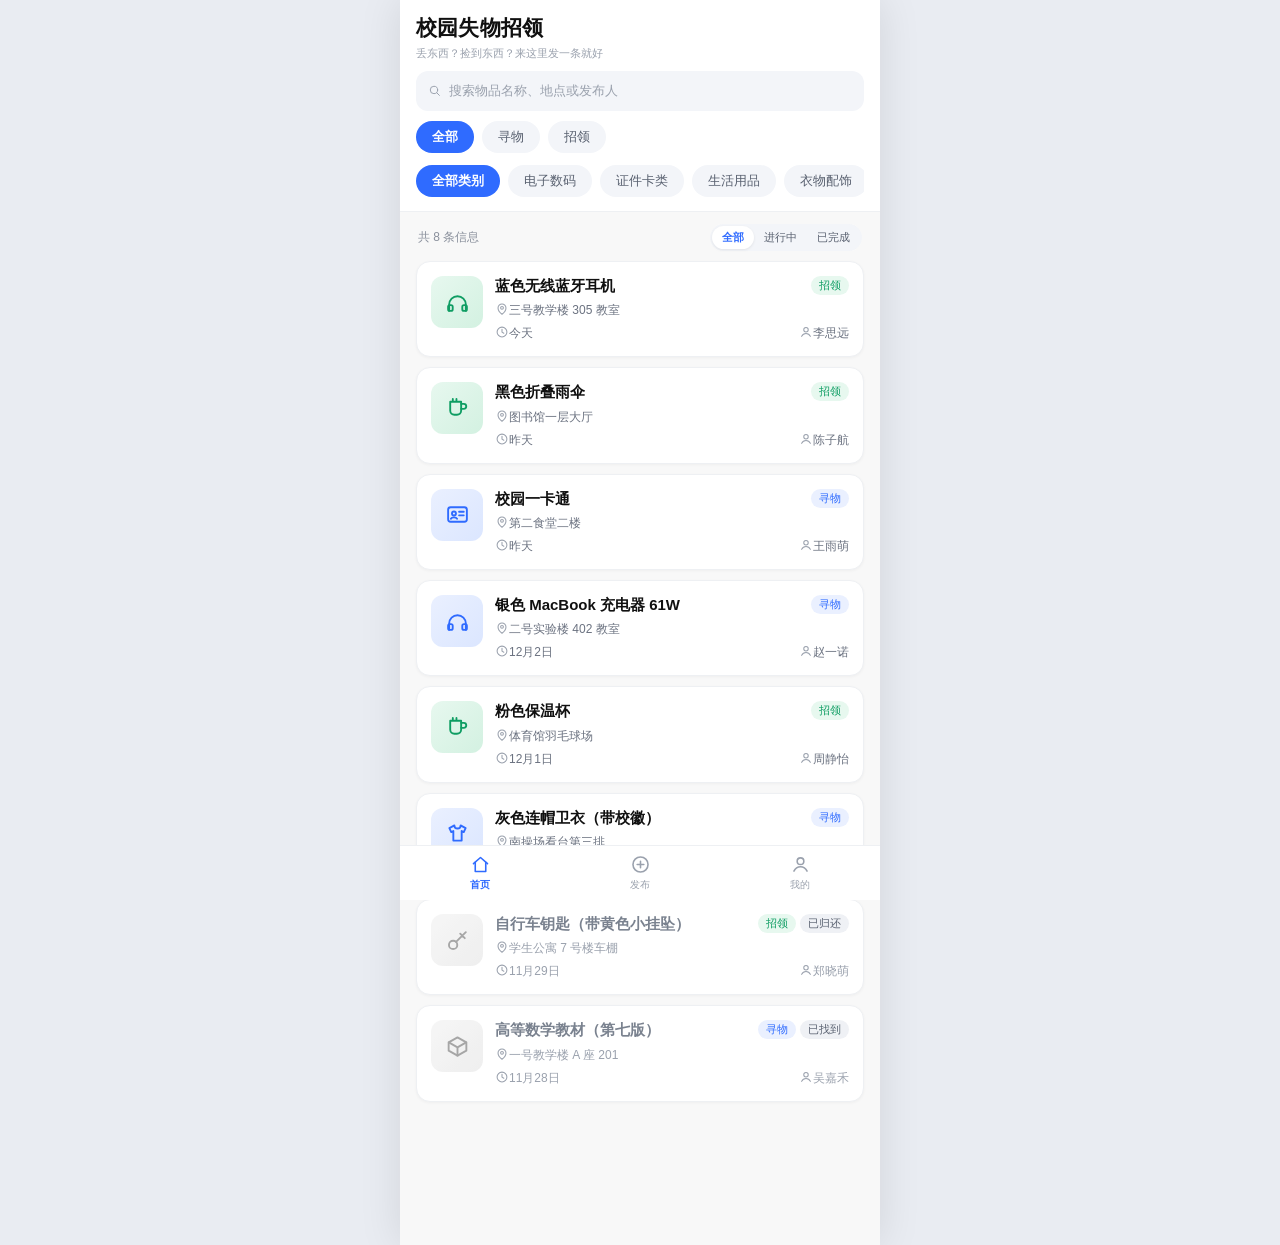
<file: index.html>
<!DOCTYPE html>
<html lang="zh-CN">
<head>
  <meta charset="utf-8">
  <meta name="viewport" content="width=device-width, initial-scale=1.0">
  <title>校园失物招领 · 首页</title>
  <link rel="stylesheet" href="css/style.css">
</head>
<body data-page="home">
  <div class="app">

    <header class="header">
      <div class="header-row">
        <div>
          <h1>校园失物招领</h1>
          <p class="slogan">丢东西？捡到东西？来这里发一条就好</p>
        </div>
      </div>
      <a class="searchbar" href="search.html">
        <span data-icon="search"></span>
        <span>搜索物品名称、地点或发布人</span>
      </a>
      <div class="chip-row" id="typeBar">
        <button class="chip is-active" data-type="all" type="button">全部</button>
        <button class="chip" data-type="lost" type="button">寻物</button>
        <button class="chip" data-type="found" type="button">招领</button>
      </div>
      <div class="chip-row" id="catBar"></div>
    </header>

    <main class="list-area">
      <div class="list-head">
        <span class="count" id="count">共 0 条信息</span>
        <div class="seg" id="statusSeg">
          <button type="button" data-status="all" class="is-active">全部</button>
          <button type="button" data-status="open">进行中</button>
          <button type="button" data-status="resolved">已完成</button>
        </div>
      </div>
      <div class="card-list" id="list"></div>
      <p class="foot-note" id="storageNote" style="display:none">
        当前浏览器限制了本地存储，数据仅本次会话有效；建议直接双击打开本页或参见 README。
      </p>
    </main>

    <nav class="bottomnav">
      <a href="index.html" data-nav="home">
        <span data-icon="home"></span><span>首页</span>
      </a>
      <a href="publish.html" data-nav="publish">
        <span data-icon="plus"></span><span>发布</span>
      </a>
      <a href="my-posts.html" data-nav="mine">
        <span data-icon="user"></span><span>我的</span>
      </a>
    </nav>
  </div>

  <script src="js/core.js"></script>
  <script src="js/seed.js"></script>
  <script src="js/search.js"></script>
  <script src="js/util.js"></script>
  <script src="js/ui.js"></script>
  <script src="js/page-index.js"></script>
</body>
</html>
</file>
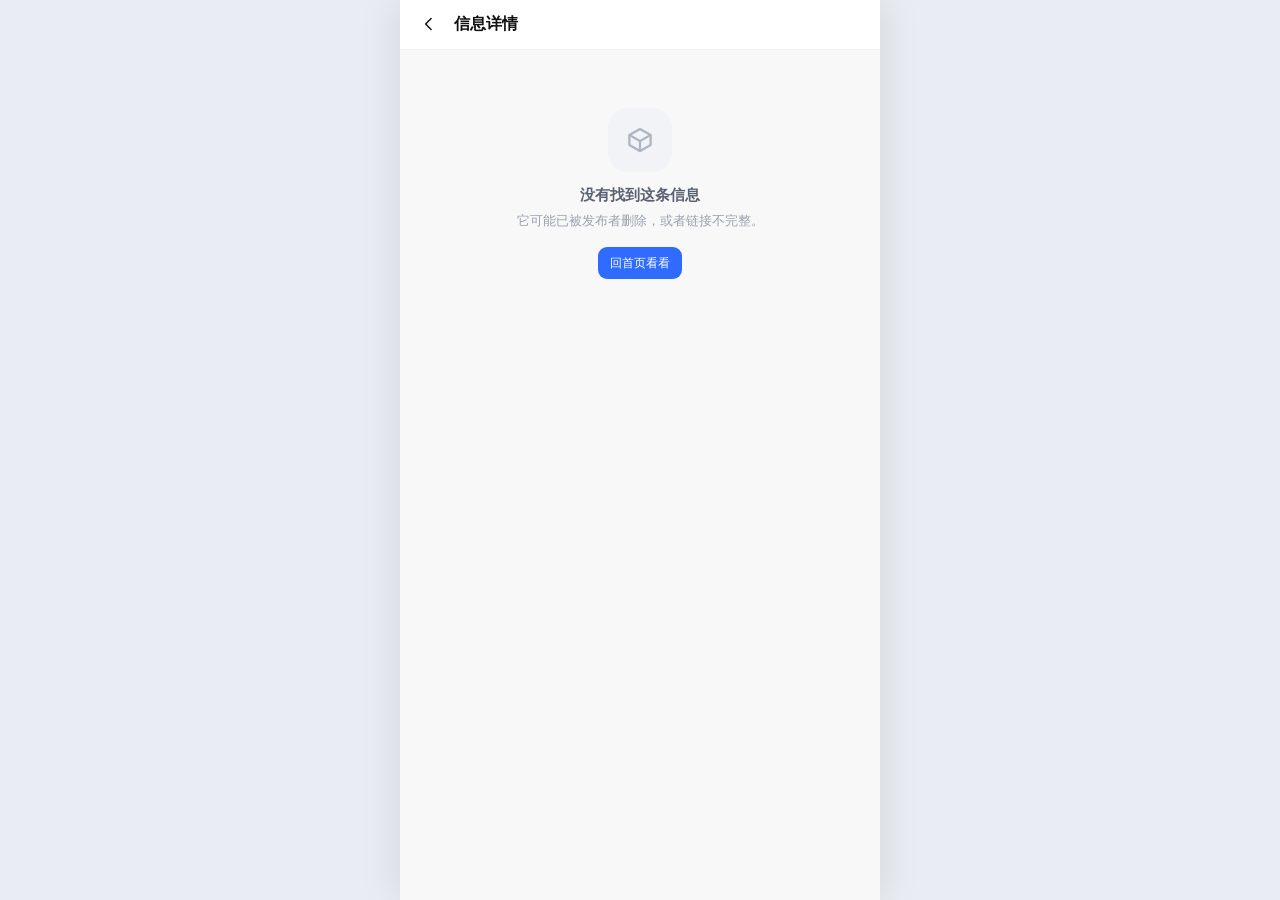
<file: detail.html>
<!DOCTYPE html>
<html lang="zh-CN">
<head>
  <meta charset="utf-8">
  <meta name="viewport" content="width=device-width, initial-scale=1.0">
  <title>校园失物招领 · 信息详情</title>
  <link rel="stylesheet" href="css/style.css">
</head>
<body data-page="detail">
  <div class="app">

    <div class="topbar">
      <a class="back" href="index.html" aria-label="返回"><span data-icon="back"></span></a>
      <span class="title">信息详情</span>
    </div>

    <main class="detail-wrap" id="detailWrap"></main>

  </div>

  <script src="js/core.js"></script>
  <script src="js/seed.js"></script>
  <script src="js/util.js"></script>
  <script src="js/ui.js"></script>
  <script src="js/page-detail.js"></script>
</body>
</html>
</file>
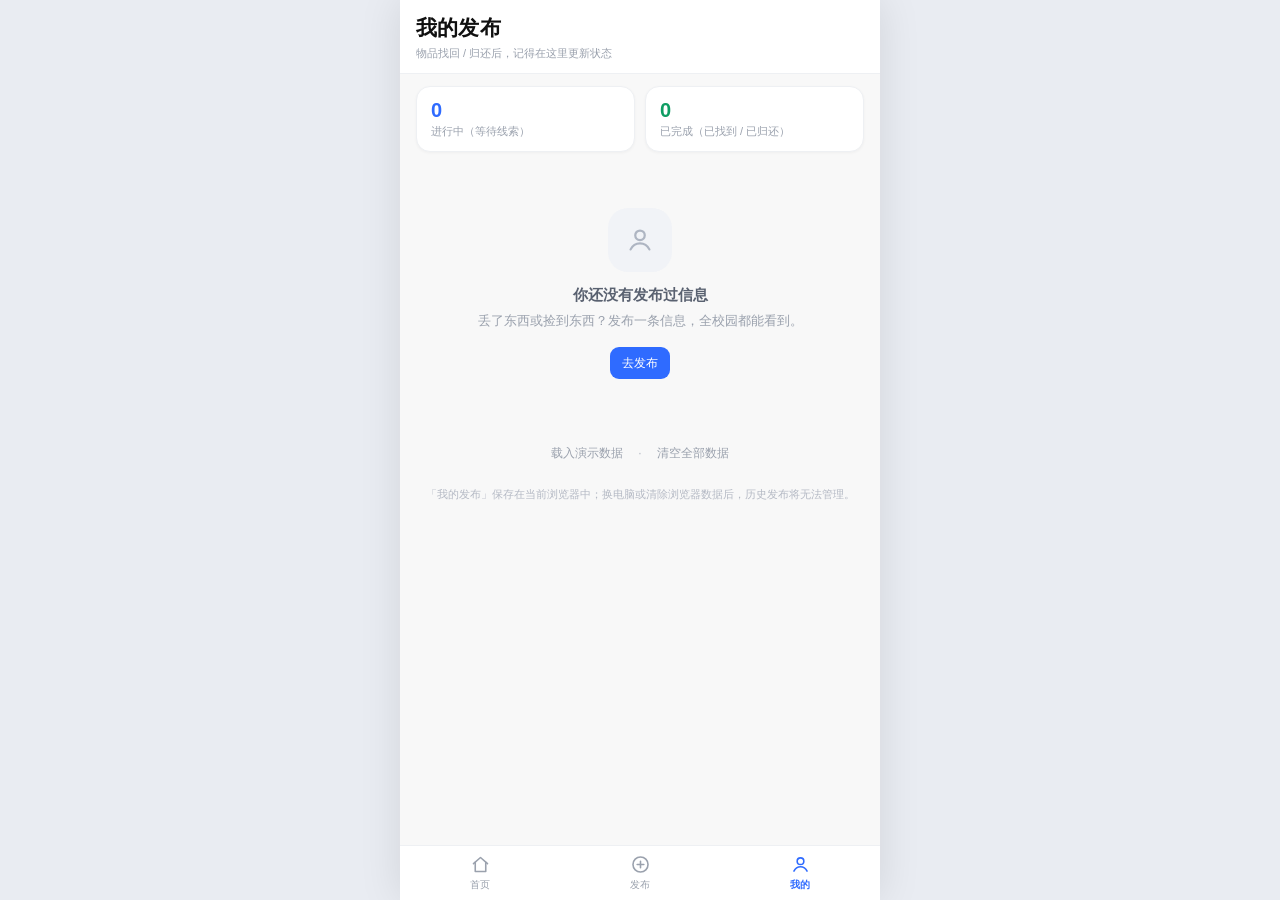
<file: my-posts.html>
<!DOCTYPE html>
<html lang="zh-CN">
<head>
  <meta charset="utf-8">
  <meta name="viewport" content="width=device-width, initial-scale=1.0">
  <title>校园失物招领 · 我的发布</title>
  <link rel="stylesheet" href="css/style.css">
</head>
<body data-page="mine">
  <div class="app">

    <header class="header">
      <div class="header-row">
        <div>
          <h1>我的发布</h1>
          <p class="slogan">物品找回 / 归还后，记得在这里更新状态</p>
        </div>
      </div>
    </header>

    <main class="list-area">
      <div class="stat-row" id="statRow"></div>
      <div class="card-list" id="myList"></div>

      <div class="tool-row" id="toolRow">
        <button type="button" id="reseedBtn">载入演示数据</button>
        <span class="sep">·</span>
        <button type="button" id="clearBtn">清空全部数据</button>
      </div>
      <p class="foot-note">「我的发布」保存在当前浏览器中；换电脑或清除浏览器数据后，历史发布将无法管理。</p>
    </main>

    <nav class="bottomnav">
      <a href="index.html" data-nav="home">
        <span data-icon="home"></span><span>首页</span>
      </a>
      <a href="publish.html" data-nav="publish">
        <span data-icon="plus"></span><span>发布</span>
      </a>
      <a href="my-posts.html" data-nav="mine">
        <span data-icon="user"></span><span>我的</span>
      </a>
    </nav>
  </div>

  <script src="js/core.js"></script>
  <script src="js/seed.js"></script>
  <script src="js/util.js"></script>
  <script src="js/ui.js"></script>
  <script src="js/page-mine.js"></script>
</body>
</html>
</file>
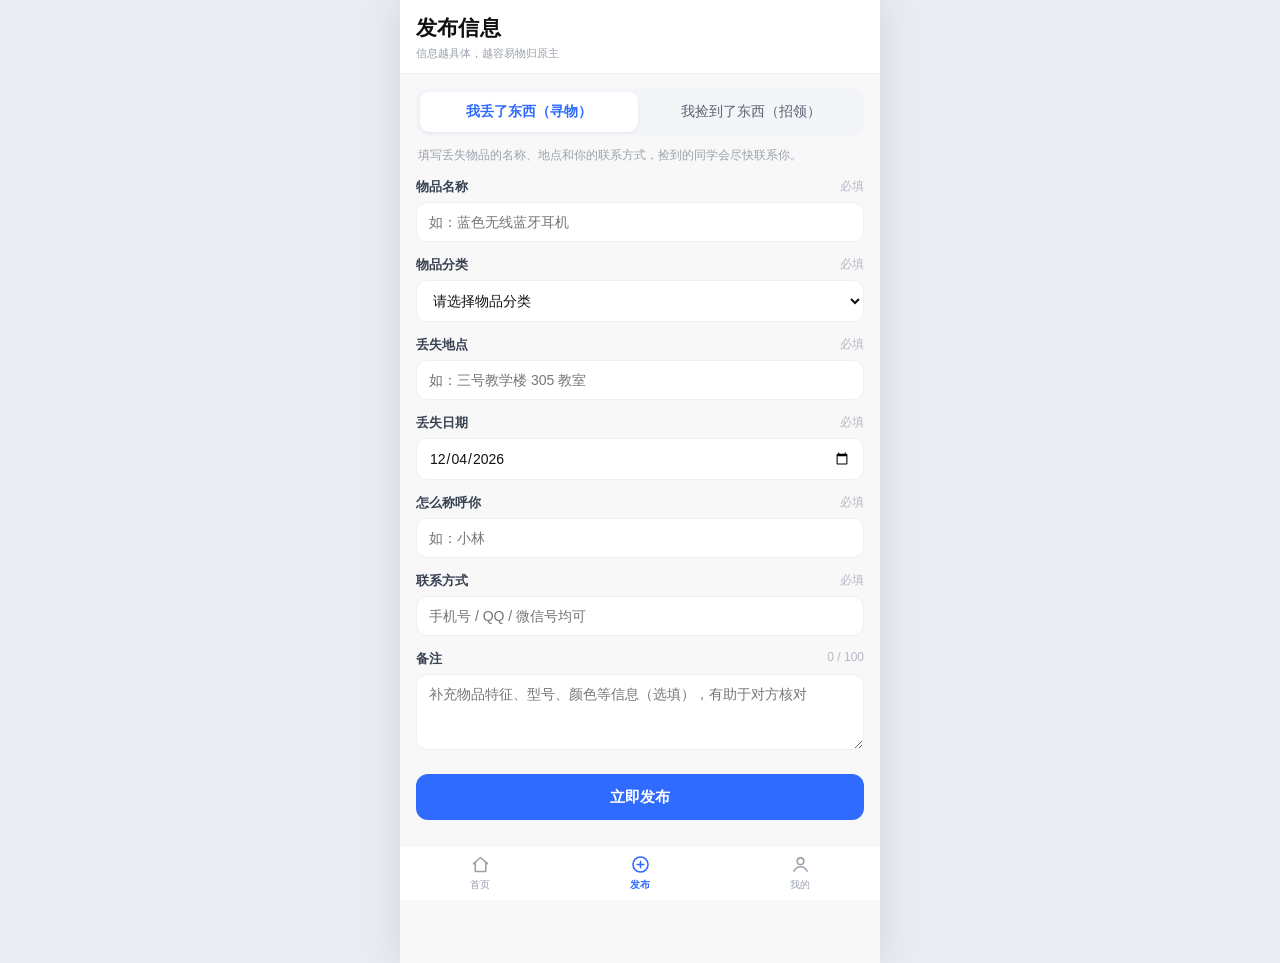
<file: publish.html>
<!DOCTYPE html>
<html lang="zh-CN">
<head>
  <meta charset="utf-8">
  <meta name="viewport" content="width=device-width, initial-scale=1.0">
  <title>校园失物招领 · 发布信息</title>
  <link rel="stylesheet" href="css/style.css">
</head>
<body data-page="publish">
  <div class="app">

    <header class="header">
      <div class="header-row">
        <div>
          <h1>发布信息</h1>
          <p class="slogan">信息越具体，越容易物归原主</p>
        </div>
      </div>
    </header>

    <main class="form-wrap">
      <div class="type-switch" id="typeSwitch">
        <button type="button" data-type="lost" class="is-active t-lost">我丢了东西（寻物）</button>
        <button type="button" data-type="found" class="t-found">我捡到了东西（招领）</button>
      </div>
      <p class="form-hint" id="typeHint">填写丢失物品的名称、地点和你的联系方式，捡到的同学会尽快联系你。</p>

      <form id="postForm" novalidate>
        <div class="field" data-field="name">
          <label>物品名称 <span class="opt">必填</span></label>
          <input type="text" id="name" maxlength="30" placeholder="如：蓝色无线蓝牙耳机">
          <p class="err"></p>
        </div>

        <div class="field" data-field="cat">
          <label>物品分类 <span class="opt">必填</span></label>
          <select id="cat">
            <option value="" selected disabled>请选择物品分类</option>
          </select>
          <p class="err"></p>
        </div>

        <div class="field" data-field="place">
          <label id="placeLabel">丢失地点 <span class="opt">必填</span></label>
          <input type="text" id="place" maxlength="30" placeholder="如：三号教学楼 305 教室">
          <p class="err"></p>
        </div>

        <div class="field" data-field="date">
          <label id="dateLabel">丢失日期 <span class="opt">必填</span></label>
          <input type="date" id="date">
          <p class="err"></p>
        </div>

        <div class="field" data-field="nickname">
          <label>怎么称呼你 <span class="opt">必填</span></label>
          <input type="text" id="nickname" maxlength="20" placeholder="如：小林">
          <p class="err"></p>
        </div>

        <div class="field" data-field="contact">
          <label>联系方式 <span class="opt">必填</span></label>
          <input type="text" id="contact" maxlength="50" placeholder="手机号 / QQ / 微信号均可">
          <p class="err"></p>
        </div>

        <div class="field" data-field="note">
          <label>备注 <span class="counter" id="noteCounter">0 / 100</span></label>
          <textarea id="note" maxlength="100" placeholder="补充物品特征、型号、颜色等信息（选填），有助于对方核对"></textarea>
          <p class="err"></p>
        </div>

        <button class="btn btn-primary" type="submit" id="submitBtn">立即发布</button>
      </form>
    </main>

    <nav class="bottomnav">
      <a href="index.html" data-nav="home">
        <span data-icon="home"></span><span>首页</span>
      </a>
      <a href="publish.html" data-nav="publish">
        <span data-icon="plus"></span><span>发布</span>
      </a>
      <a href="my-posts.html" data-nav="mine">
        <span data-icon="user"></span><span>我的</span>
      </a>
    </nav>
  </div>

  <!-- 发布成功遮罩 -->
  <div class="overlay" id="successOverlay">
    <div class="success-pop">
      <div class="ring"><span data-icon="check"></span></div>
      <h3>发布成功！</h3>
      <p id="successText">信息已同步到首页信息墙，有线索的同学会直接联系你。</p>
      <div class="actions">
        <a class="btn btn-primary" style="margin-top:0" id="viewDetail" href="#">查看这条信息</a>
        <button class="btn btn-outline" type="button" id="postAnother">再发一条</button>
        <a class="btn btn-outline" style="margin-top:0" href="index.html">返回首页</a>
      </div>
    </div>
  </div>

  <script src="js/core.js"></script>
  <script src="js/validate.js"></script>
  <script src="js/util.js"></script>
  <script src="js/ui.js"></script>
  <script src="js/page-publish.js"></script>
</body>
</html>
</file>
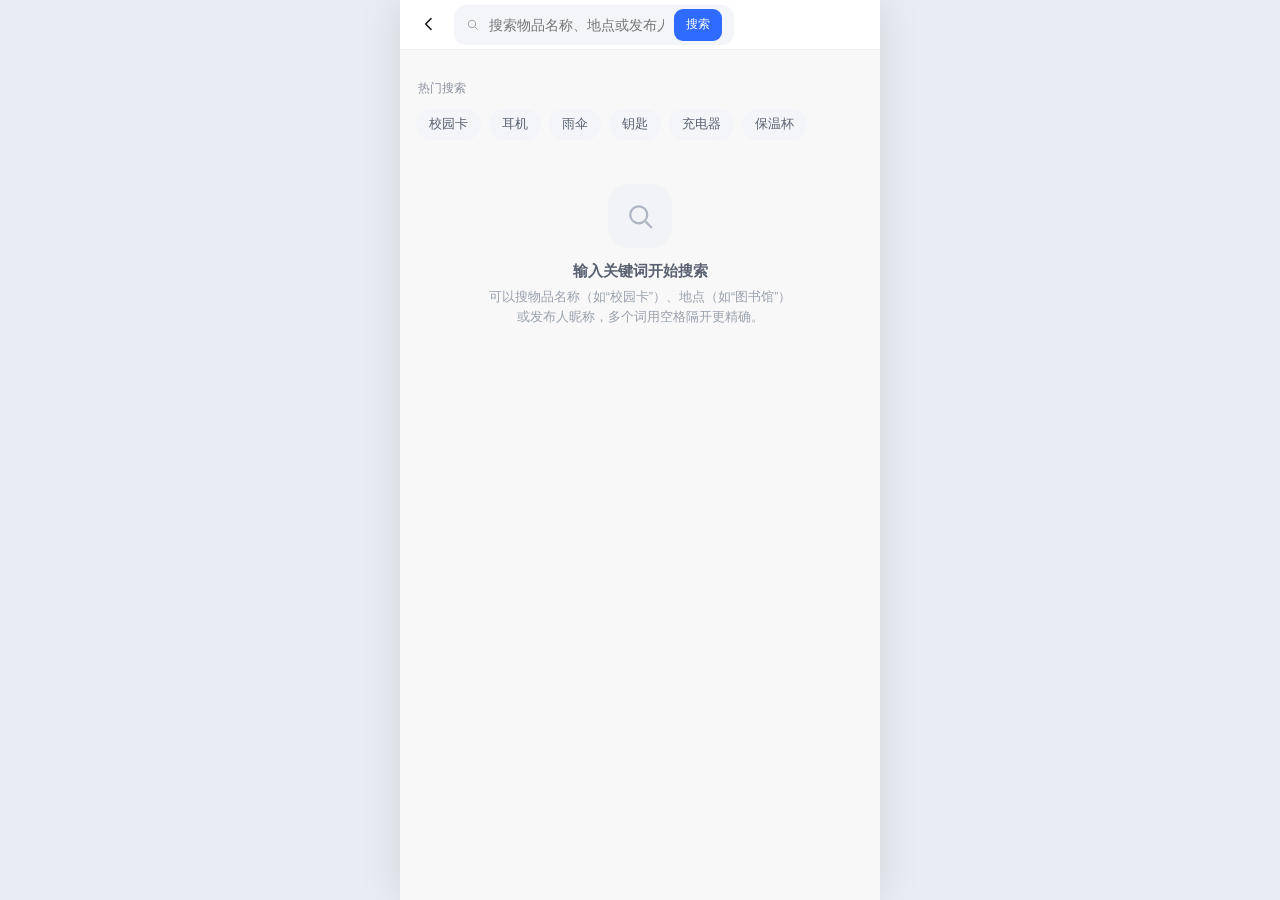
<file: search.html>
<!DOCTYPE html>
<html lang="zh-CN">
<head>
  <meta charset="utf-8">
  <meta name="viewport" content="width=device-width, initial-scale=1.0">
  <title>校园失物招领 · 搜索</title>
  <link rel="stylesheet" href="css/style.css">
</head>
<body data-page="search">
  <div class="app">

    <div class="topbar">
      <a class="back" href="index.html" aria-label="返回"><span data-icon="back"></span></a>
      <div class="searchbar" style="margin-top:0">
        <span data-icon="search"></span>
        <input type="text" id="kw" placeholder="搜索物品名称、地点或发布人" autocomplete="off">
        <button class="btn btn-sm btn-primary" type="button" id="searchBtn">搜索</button>
      </div>
    </div>

    <main class="list-area">
      <section id="hotSec">
        <p class="search-sec-title">热门搜索</p>
        <div class="hotwords" id="hotwords"></div>
      </section>

      <section id="resultSec" style="display:none">
        <div class="list-head">
          <span class="count" id="resultCount"></span>
        </div>
        <div class="card-list" id="resultList"></div>
      </section>

      <section id="initSec">
        <div class="empty">
          <div class="glyph"><span data-icon="search"></span></div>
          <h4>输入关键词开始搜索</h4>
          <p>可以搜物品名称（如“校园卡”）、地点（如“图书馆”）<br>或发布人昵称，多个词用空格隔开更精确。</p>
        </div>
      </section>
    </main>

  </div>

  <script src="js/core.js"></script>
  <script src="js/seed.js"></script>
  <script src="js/search.js"></script>
  <script src="js/util.js"></script>
  <script src="js/ui.js"></script>
  <script src="js/page-search.js"></script>
</body>
</html>
</file>
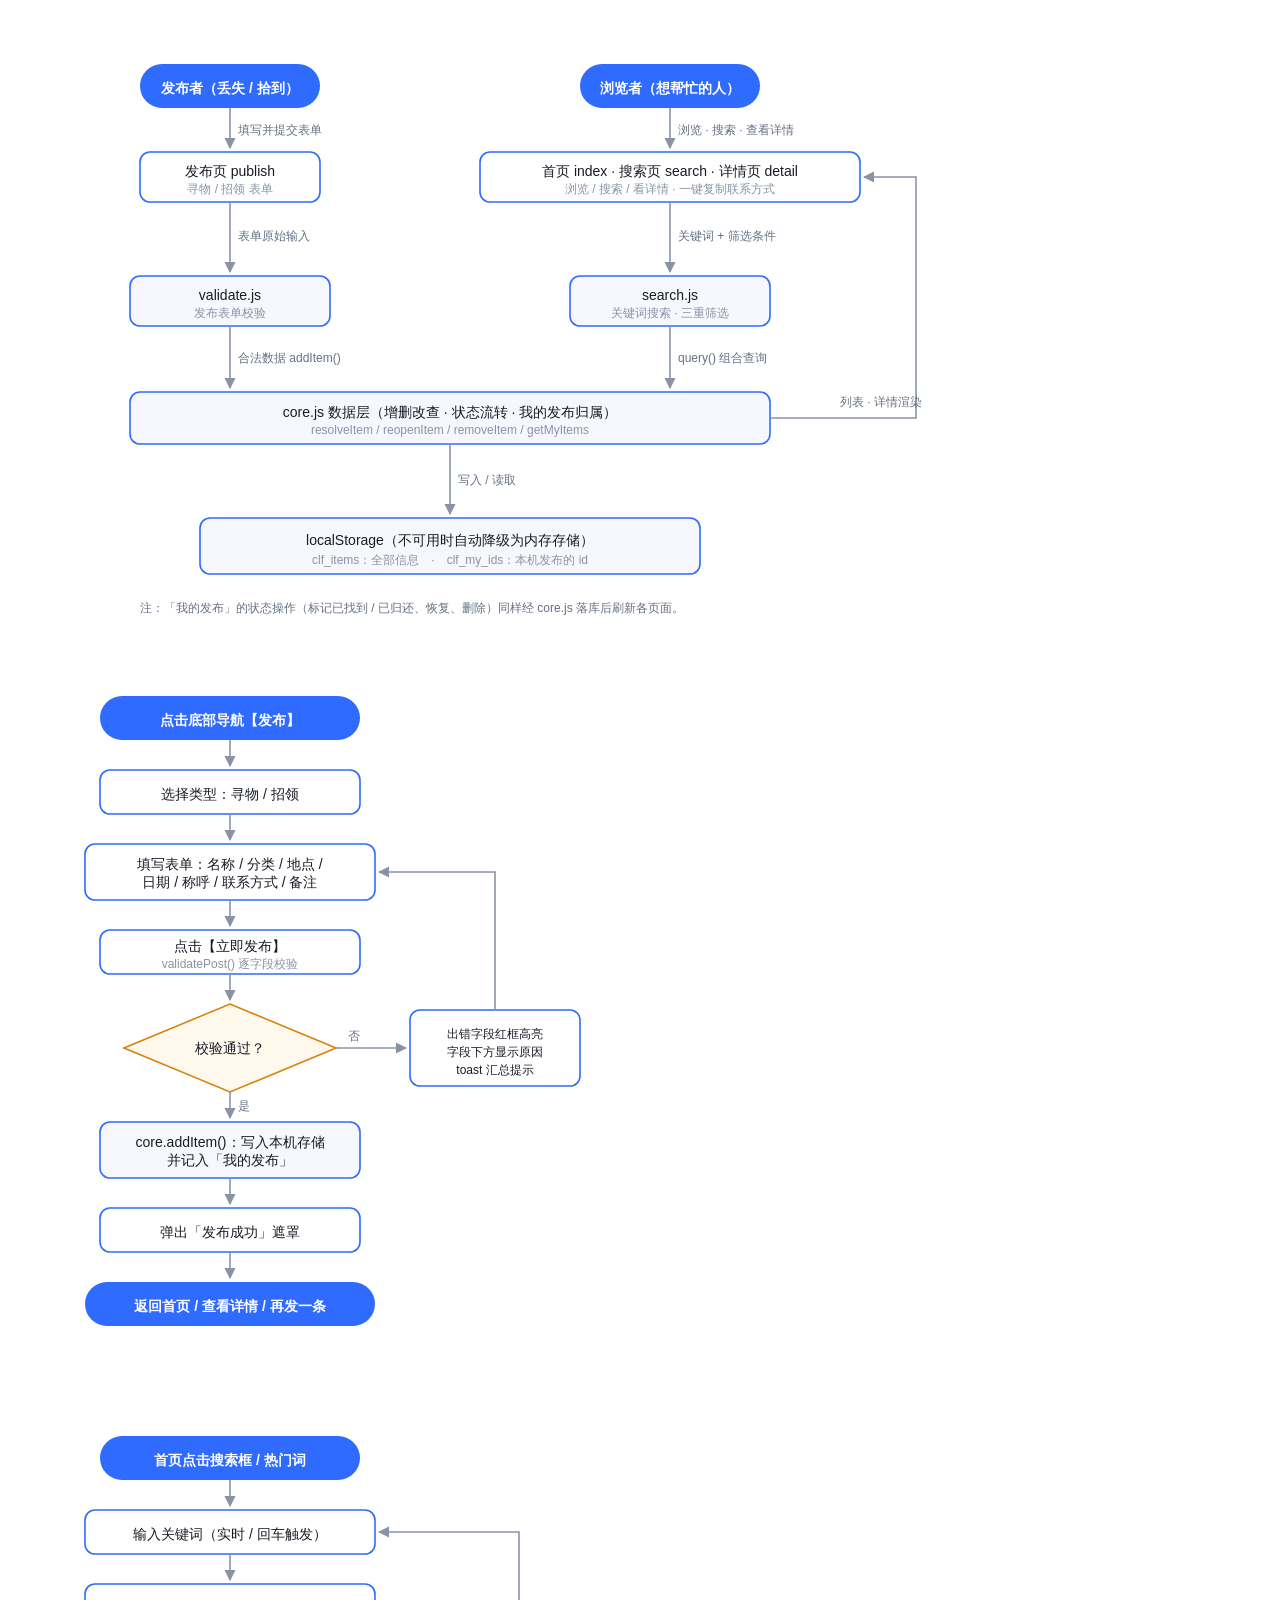
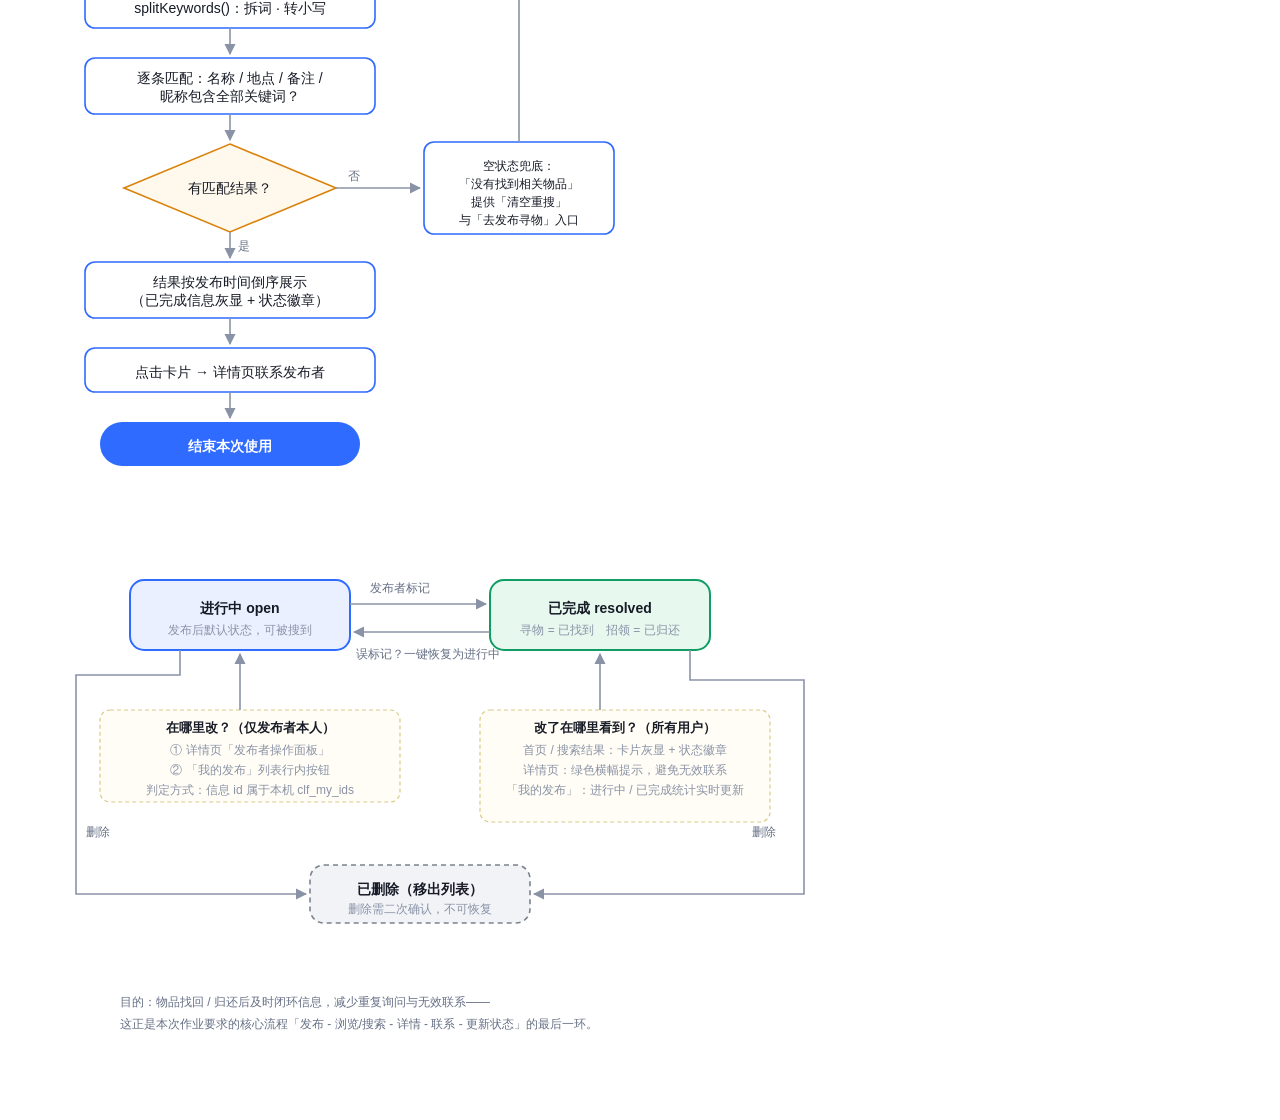
<file: screenshots/flowcharts.html>
<!DOCTYPE html>
<html lang="zh-CN">
<head>
<meta charset="utf-8">
<style>
  body{margin:0;padding:40px;background:#FFFFFF;font-family:"PingFang SC","Microsoft YaHei",sans-serif}
  .chart{background:#fff;padding:0}
  svg{display:block}
  svg .n-start{fill:#2F6BFF;stroke:none}
  svg .n-proc{fill:#FFFFFF;stroke:#2F6BFF;stroke-width:1.6}
  svg .n-data{fill:#F6F8FE;stroke:#2F6BFF;stroke-width:1.6}
  svg .n-dec{fill:#FFF8EC;stroke:#D9820B;stroke-width:1.6}
  svg .n-open{fill:#EAF0FF;stroke:#2F6BFF;stroke-width:2}
  svg .n-done{fill:#E7F8EF;stroke:#0F9D63;stroke-width:2}
  svg .n-gone{fill:#F1F3F7;stroke:#7A828F;stroke-width:1.6;stroke-dasharray:5 4}
  svg .n-note{fill:#FFFDF5;stroke:#D9CB8A;stroke-width:1.2;stroke-dasharray:4 3}
  svg .edge{stroke:#8A93A6;stroke-width:1.6;fill:none}
  svg text{font-family:"PingFang SC","Microsoft YaHei",sans-serif;fill:#171B26;font-size:14px}
  svg .wt{fill:#FFFFFF;font-weight:600}
  svg .lbl{fill:#667085;font-size:12px}
  svg .sub{fill:#8A93A6;font-size:12px}
</style>
</head>
<body>

<!-- ============ 图 1：总体数据流图 ============ -->
<div class="chart" id="f1">
<svg width="920" height="600" viewBox="0 0 920 600">
  <defs>
    <marker id="a1" viewBox="0 0 10 10" refX="9" refY="5" markerWidth="7" markerHeight="7" orient="auto-start-reverse">
      <path d="M0,0 L10,5 L0,10 z" fill="#8A93A6"/>
    </marker>
  </defs>

  <!-- 角色 -->
  <rect class="n-start" x="100" y="24" width="180" height="44" rx="22"/>
  <text class="wt" x="190" y="48" text-anchor="middle" dominant-baseline="central">发布者（丢失 / 拾到）</text>
  <rect class="n-start" x="540" y="24" width="180" height="44" rx="22"/>
  <text class="wt" x="630" y="48" text-anchor="middle" dominant-baseline="central">浏览者（想帮忙的人）</text>

  <!-- 页面层 -->
  <rect class="n-proc" x="100" y="112" width="180" height="50" rx="10"/>
  <text x="190" y="131" text-anchor="middle" dominant-baseline="central">发布页 publish</text>
  <text class="sub" x="190" y="149" text-anchor="middle" dominant-baseline="central">寻物 / 招领 表单</text>
  <rect class="n-proc" x="440" y="112" width="380" height="50" rx="10"/>
  <text x="630" y="131" text-anchor="middle" dominant-baseline="central">首页 index · 搜索页 search · 详情页 detail</text>
  <text class="sub" x="630" y="149" text-anchor="middle" dominant-baseline="central">浏览 / 搜索 / 看详情 · 一键复制联系方式</text>

  <!-- 逻辑层 -->
  <rect class="n-data" x="90" y="236" width="200" height="50" rx="10"/>
  <text x="190" y="255" text-anchor="middle" dominant-baseline="central">validate.js</text>
  <text class="sub" x="190" y="273" text-anchor="middle" dominant-baseline="central">发布表单校验</text>
  <rect class="n-data" x="530" y="236" width="200" height="50" rx="10"/>
  <text x="630" y="255" text-anchor="middle" dominant-baseline="central">search.js</text>
  <text class="sub" x="630" y="273" text-anchor="middle" dominant-baseline="central">关键词搜索 · 三重筛选</text>

  <!-- 数据层 -->
  <rect class="n-data" x="90" y="352" width="640" height="52" rx="10"/>
  <text x="410" y="372" text-anchor="middle" dominant-baseline="central">core.js 数据层（增删改查 · 状态流转 · 我的发布归属）</text>
  <text class="sub" x="410" y="390" text-anchor="middle" dominant-baseline="central">resolveItem / reopenItem / removeItem / getMyItems</text>

  <!-- 存储 -->
  <rect class="n-data" x="160" y="478" width="500" height="56" rx="10"/>
  <text x="410" y="500" text-anchor="middle" dominant-baseline="central">localStorage（不可用时自动降级为内存存储）</text>
  <text class="sub" x="410" y="520" text-anchor="middle" dominant-baseline="central">clf_items：全部信息　·　clf_my_ids：本机发布的 id</text>

  <!-- 箭头 -->
  <line class="edge" x1="190" y1="68" x2="190" y2="108" marker-end="url(#a1)"/>
  <text class="lbl" x="198" y="94">填写并提交表单</text>
  <line class="edge" x1="630" y1="68" x2="630" y2="108" marker-end="url(#a1)"/>
  <text class="lbl" x="638" y="94">浏览 · 搜索 · 查看详情</text>

  <line class="edge" x1="190" y1="162" x2="190" y2="232" marker-end="url(#a1)"/>
  <text class="lbl" x="198" y="200">表单原始输入</text>
  <line class="edge" x1="630" y1="162" x2="630" y2="232" marker-end="url(#a1)"/>
  <text class="lbl" x="638" y="200">关键词 + 筛选条件</text>

  <line class="edge" x1="190" y1="286" x2="190" y2="348" marker-end="url(#a1)"/>
  <text class="lbl" x="198" y="322">合法数据 addItem()</text>
  <line class="edge" x1="630" y1="286" x2="630" y2="348" marker-end="url(#a1)"/>
  <text class="lbl" x="638" y="322">query() 组合查询</text>

  <line class="edge" x1="410" y1="404" x2="410" y2="474" marker-end="url(#a1)"/>
  <text class="lbl" x="418" y="444">写入 / 读取</text>

  <!-- 返回渲染流 -->
  <path class="edge" d="M730,378 L876,378 L876,137 L824,137" marker-end="url(#a1)"/>
  <text class="lbl" x="800" y="366">列表 · 详情渲染</text>

  <text class="lbl" x="100" y="572">注：「我的发布」的状态操作（标记已找到 / 已归还、恢复、删除）同样经 core.js 落库后刷新各页面。</text>
</svg>
</div>

<!-- ============ 图 2：发布信息流程图 ============ -->
<div class="chart" id="f2" style="margin-top:40px">
<svg width="600" height="700" viewBox="0 0 600 700">
  <defs>
    <marker id="a2" viewBox="0 0 10 10" refX="9" refY="5" markerWidth="7" markerHeight="7" orient="auto-start-reverse">
      <path d="M0,0 L10,5 L0,10 z" fill="#8A93A6"/>
    </marker>
  </defs>
  <rect class="n-start" x="60" y="16" width="260" height="44" rx="22"/>
  <text class="wt" x="190" y="40" text-anchor="middle" dominant-baseline="central">点击底部导航【发布】</text>
  <line class="edge" x1="190" y1="60" x2="190" y2="86" marker-end="url(#a2)"/>

  <rect class="n-proc" x="60" y="90" width="260" height="44" rx="10"/>
  <text x="190" y="114" text-anchor="middle" dominant-baseline="central">选择类型：寻物 / 招领</text>
  <line class="edge" x1="190" y1="134" x2="190" y2="160" marker-end="url(#a2)"/>

  <rect class="n-proc" x="45" y="164" width="290" height="56" rx="10"/>
  <text x="190" y="184" text-anchor="middle" dominant-baseline="central">填写表单：名称 / 分类 / 地点 /</text>
  <text x="190" y="202" text-anchor="middle" dominant-baseline="central">日期 / 称呼 / 联系方式 / 备注</text>
  <line class="edge" x1="190" y1="220" x2="190" y2="246" marker-end="url(#a2)"/>

  <rect class="n-proc" x="60" y="250" width="260" height="44" rx="10"/>
  <text x="190" y="266" text-anchor="middle" dominant-baseline="central">点击【立即发布】</text>
  <text class="sub" x="190" y="284" text-anchor="middle" dominant-baseline="central">validatePost() 逐字段校验</text>
  <line class="edge" x1="190" y1="294" x2="190" y2="320" marker-end="url(#a2)"/>

  <polygon class="n-dec" points="190,324 296,368 190,412 84,368"/>
  <text x="190" y="368" text-anchor="middle" dominant-baseline="central">校验通过？</text>
  <line class="edge" x1="190" y1="412" x2="190" y2="438" marker-end="url(#a2)"/>
  <text class="lbl" x="198" y="430">是</text>

  <rect class="n-data" x="60" y="442" width="260" height="56" rx="10"/>
  <text x="190" y="462" text-anchor="middle" dominant-baseline="central">core.addItem()：写入本机存储</text>
  <text x="190" y="480" text-anchor="middle" dominant-baseline="central">并记入「我的发布」</text>
  <line class="edge" x1="190" y1="498" x2="190" y2="524" marker-end="url(#a2)"/>

  <rect class="n-proc" x="60" y="528" width="260" height="44" rx="10"/>
  <text x="190" y="552" text-anchor="middle" dominant-baseline="central">弹出「发布成功」遮罩</text>
  <line class="edge" x1="190" y1="572" x2="190" y2="598" marker-end="url(#a2)"/>

  <rect class="n-start" x="45" y="602" width="290" height="44" rx="22"/>
  <text class="wt" x="190" y="626" text-anchor="middle" dominant-baseline="central">返回首页 / 查看详情 / 再发一条</text>

  <!-- 否分支 -->
  <line class="edge" x1="296" y1="368" x2="366" y2="368" marker-end="url(#a2)"/>
  <text class="lbl" x="308" y="360">否</text>
  <rect class="n-proc" x="370" y="330" width="170" height="76" rx="10"/>
  <text x="455" y="354" text-anchor="middle" dominant-baseline="central" style="font-size:12px">出错字段红框高亮</text>
  <text x="455" y="372" text-anchor="middle" dominant-baseline="central" style="font-size:12px">字段下方显示原因</text>
  <text x="455" y="390" text-anchor="middle" dominant-baseline="central" style="font-size:12px">toast 汇总提示</text>
  <path class="edge" d="M455,330 L455,192 L339,192" marker-end="url(#a2)"/>
</svg>
</div>

<!-- ============ 图 3：搜索与筛选流程图 ============ -->
<div class="chart" id="f3" style="margin-top:40px">
<svg width="620" height="660" viewBox="0 0 620 660">
  <defs>
    <marker id="a3" viewBox="0 0 10 10" refX="9" refY="5" markerWidth="7" markerHeight="7" orient="auto-start-reverse">
      <path d="M0,0 L10,5 L0,10 z" fill="#8A93A6"/>
    </marker>
  </defs>
  <rect class="n-start" x="60" y="16" width="260" height="44" rx="22"/>
  <text class="wt" x="190" y="40" text-anchor="middle" dominant-baseline="central">首页点击搜索框 / 热门词</text>
  <line class="edge" x1="190" y1="60" x2="190" y2="86" marker-end="url(#a3)"/>

  <rect class="n-proc" x="45" y="90" width="290" height="44" rx="10"/>
  <text x="190" y="114" text-anchor="middle" dominant-baseline="central">输入关键词（实时 / 回车触发）</text>
  <line class="edge" x1="190" y1="134" x2="190" y2="160" marker-end="url(#a3)"/>

  <rect class="n-proc" x="45" y="164" width="290" height="44" rx="10"/>
  <text x="190" y="188" text-anchor="middle" dominant-baseline="central">splitKeywords()：拆词 · 转小写</text>
  <line class="edge" x1="190" y1="208" x2="190" y2="234" marker-end="url(#a3)"/>

  <rect class="n-proc" x="45" y="238" width="290" height="56" rx="10"/>
  <text x="190" y="258" text-anchor="middle" dominant-baseline="central">逐条匹配：名称 / 地点 / 备注 /</text>
  <text x="190" y="276" text-anchor="middle" dominant-baseline="central">昵称包含全部关键词？</text>
  <line class="edge" x1="190" y1="294" x2="190" y2="320" marker-end="url(#a3)"/>

  <polygon class="n-dec" points="190,324 296,368 190,412 84,368"/>
  <text x="190" y="368" text-anchor="middle" dominant-baseline="central">有匹配结果？</text>
  <line class="edge" x1="190" y1="412" x2="190" y2="438" marker-end="url(#a3)"/>
  <text class="lbl" x="198" y="430">是</text>

  <rect class="n-proc" x="45" y="442" width="290" height="56" rx="10"/>
  <text x="190" y="462" text-anchor="middle" dominant-baseline="central">结果按发布时间倒序展示</text>
  <text x="190" y="480" text-anchor="middle" dominant-baseline="central">（已完成信息灰显 + 状态徽章）</text>
  <line class="edge" x1="190" y1="498" x2="190" y2="524" marker-end="url(#a3)"/>

  <rect class="n-proc" x="45" y="528" width="290" height="44" rx="10"/>
  <text x="190" y="552" text-anchor="middle" dominant-baseline="central">点击卡片 → 详情页联系发布者</text>
  <line class="edge" x1="190" y1="572" x2="190" y2="598" marker-end="url(#a3)"/>

  <rect class="n-start" x="60" y="602" width="260" height="44" rx="22"/>
  <text class="wt" x="190" y="626" text-anchor="middle" dominant-baseline="central">结束本次使用</text>

  <!-- 否分支 -->
  <line class="edge" x1="296" y1="368" x2="380" y2="368" marker-end="url(#a3)"/>
  <text class="lbl" x="308" y="360">否</text>
  <rect class="n-proc" x="384" y="322" width="190" height="92" rx="10"/>
  <text x="479" y="346" text-anchor="middle" dominant-baseline="central" style="font-size:12px">空状态兜底：</text>
  <text x="479" y="364" text-anchor="middle" dominant-baseline="central" style="font-size:12px">「没有找到相关物品」</text>
  <text x="479" y="382" text-anchor="middle" dominant-baseline="central" style="font-size:12px">提供「清空重搜」</text>
  <text x="479" y="400" text-anchor="middle" dominant-baseline="central" style="font-size:12px">与「去发布寻物」入口</text>
  <path class="edge" d="M479,322 L479,112 L339,112" marker-end="url(#a3)"/>
</svg>
</div>

<!-- ============ 图 4：信息状态流转图 ============ -->
<div class="chart" id="f4" style="margin-top:40px">
<svg width="800" height="560" viewBox="0 0 800 560">
  <defs>
    <marker id="a4" viewBox="0 0 10 10" refX="9" refY="5" markerWidth="7" markerHeight="7" orient="auto-start-reverse">
      <path d="M0,0 L10,5 L0,10 z" fill="#8A93A6"/>
    </marker>
  </defs>

  <rect class="n-open" x="90" y="60" width="220" height="70" rx="14"/>
  <text x="200" y="88" text-anchor="middle" dominant-baseline="central" style="font-weight:600">进行中 open</text>
  <text class="sub" x="200" y="110" text-anchor="middle" dominant-baseline="central">发布后默认状态，可被搜到</text>

  <rect class="n-done" x="450" y="60" width="220" height="70" rx="14"/>
  <text x="560" y="88" text-anchor="middle" dominant-baseline="central" style="font-weight:600">已完成 resolved</text>
  <text class="sub" x="560" y="110" text-anchor="middle" dominant-baseline="central">寻物 = 已找到　招领 = 已归还</text>

  <!-- 标记 / 恢复 -->
  <line class="edge" x1="310" y1="84" x2="446" y2="84" marker-end="url(#a4)"/>
  <text class="lbl" x="330" y="72">发布者标记</text>
  <line class="edge" x1="450" y1="112" x2="314" y2="112" marker-end="url(#a4)"/>
  <text class="lbl" x="316" y="138">误标记？一键恢复为进行中</text>

  <!-- 入口说明 -->
  <rect class="n-note" x="60" y="190" width="300" height="92" rx="10"/>
  <text x="210" y="212" text-anchor="middle" style="font-size:12.5px;font-weight:600">在哪里改？（仅发布者本人）</text>
  <text class="sub" x="210" y="234" text-anchor="middle">① 详情页「发布者操作面板」</text>
  <text class="sub" x="210" y="254" text-anchor="middle">② 「我的发布」列表行内按钮</text>
  <text class="sub" x="210" y="274" text-anchor="middle">判定方式：信息 id 属于本机 clf_my_ids</text>
  <path class="edge" d="M200,190 L200,134" marker-end="url(#a4)"/>

  <!-- 展示说明 -->
  <rect class="n-note" x="440" y="190" width="290" height="112" rx="10"/>
  <text x="585" y="212" text-anchor="middle" style="font-size:12.5px;font-weight:600">改了在哪里看到？（所有用户）</text>
  <text class="sub" x="585" y="234" text-anchor="middle">首页 / 搜索结果：卡片灰显 + 状态徽章</text>
  <text class="sub" x="585" y="254" text-anchor="middle">详情页：绿色横幅提示，避免无效联系</text>
  <text class="sub" x="585" y="274" text-anchor="middle">「我的发布」：进行中 / 已完成统计实时更新</text>
  <path class="edge" d="M560,190 L560,134" marker-end="url(#a4)"/>

  <!-- 已删除 -->
  <rect class="n-gone" x="270" y="345" width="220" height="58" rx="14"/>
  <text x="380" y="369" text-anchor="middle" dominant-baseline="central" style="font-weight:600">已删除（移出列表）</text>
  <text class="sub" x="380" y="389" text-anchor="middle" dominant-baseline="central">删除需二次确认，不可恢复</text>

  <!-- 删除绕行线（避开说明框） -->
  <path class="edge" d="M140,130 L140,155 L36,155 L36,374 L266,374" marker-end="url(#a4)"/>
  <text class="lbl" x="46" y="316">删除</text>
  <path class="edge" d="M650,130 L650,160 L764,160 L764,374 L494,374" marker-end="url(#a4)"/>
  <text class="lbl" x="712" y="316">删除</text>

  <text class="lbl" x="80" y="486">目的：物品找回 / 归还后及时闭环信息，减少重复询问与无效联系——</text>
  <text class="lbl" x="80" y="508">这正是本次作业要求的核心流程「发布 - 浏览/搜索 - 详情 - 联系 - 更新状态」的最后一环。</text>
</svg>
</div>
</body>
</html>
</file>
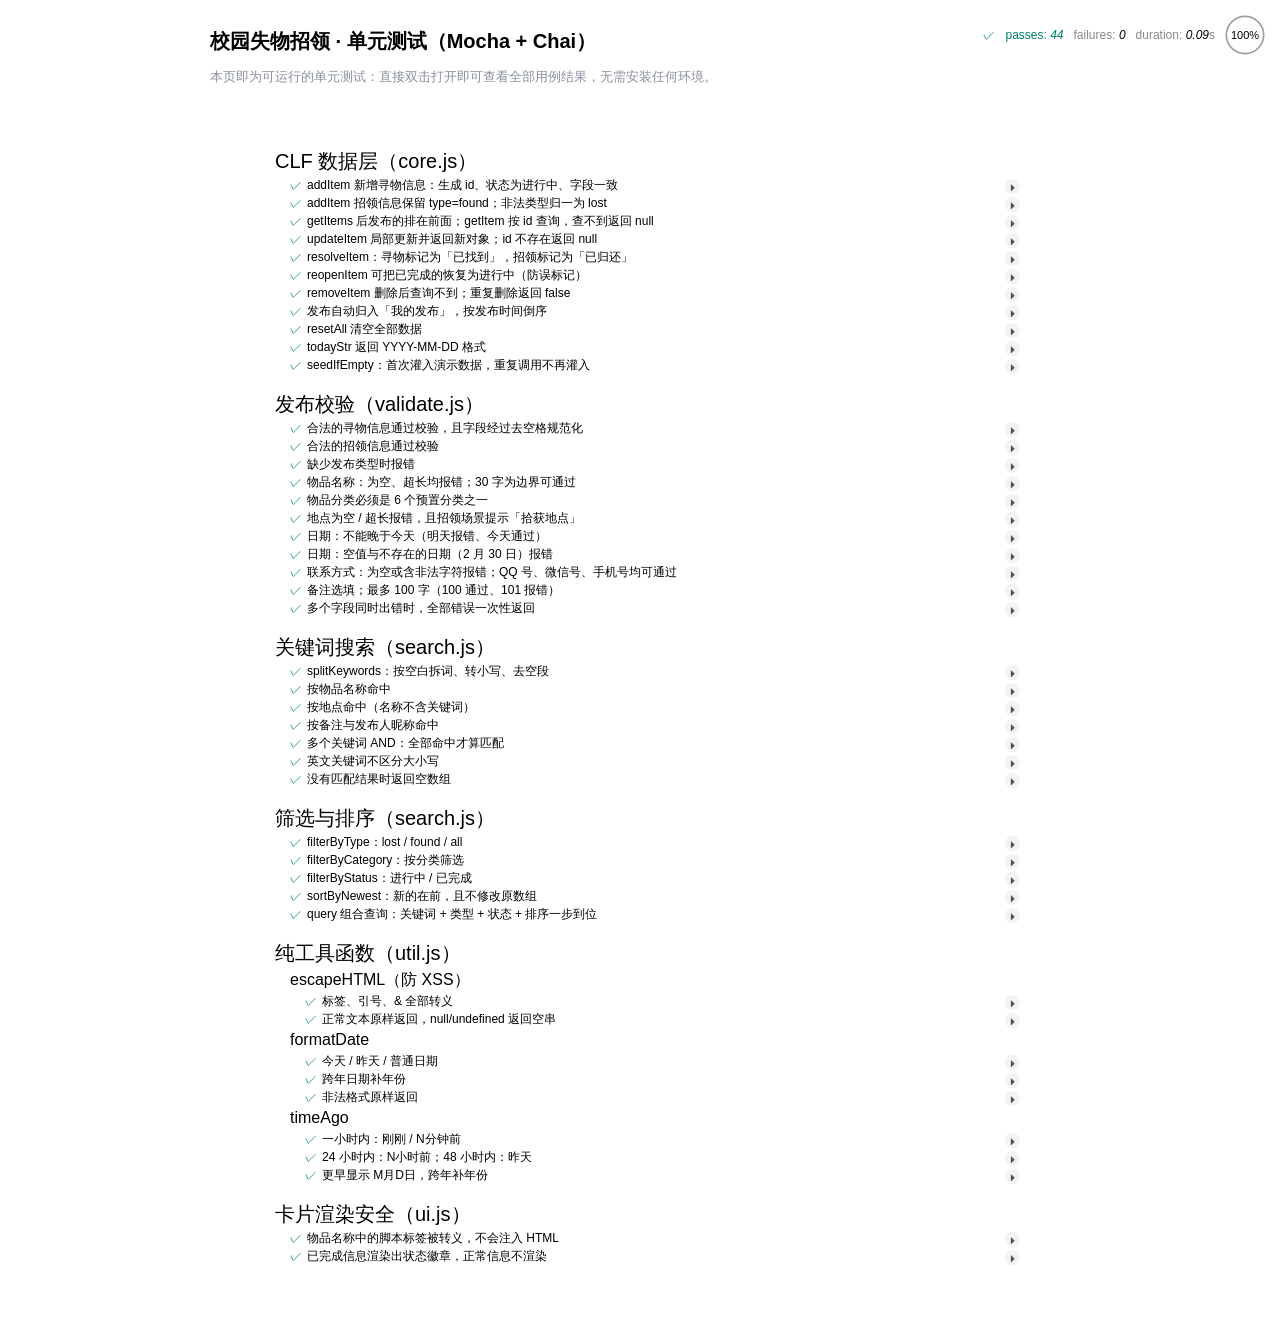
<file: test/test.html>
<!DOCTYPE html>
<html lang="zh-CN">
<head>
  <meta charset="utf-8">
  <title>校园失物招领 · 单元测试报告</title>
  <link rel="stylesheet" href="lib/mocha.css">
  <style>
    body { font-family: "PingFang SC", "Microsoft YaHei", sans-serif; max-width: 860px; margin: 28px auto; padding: 0 18px; background: #fff; }
    h1 { font-size: 20px; }
    .tip { color: #8A909C; font-size: 13px; margin-bottom: 20px; }
  </style>
</head>
<body>
  <h1>校园失物招领 · 单元测试（Mocha + Chai）</h1>
  <p class="tip">本页即为可运行的单元测试：直接双击打开即可查看全部用例结果，无需安装任何环境。</p>
  <div id="mocha"></div>

  <script src="lib/mocha.js"></script>
  <script src="lib/chai.js"></script>
  <script>
    mocha.setup('bdd');
    window.expect = chai.expect;
  </script>

  <!-- 被测模块 -->
  <script src="../js/core.js"></script>
  <script src="../js/seed.js"></script>
  <script src="../js/validate.js"></script>
  <script src="../js/search.js"></script>
  <script src="../js/util.js"></script>
  <script src="../js/ui.js"></script>

  <!-- 测试用例 -->
  <script src="core.test.js"></script>
  <script src="validate.test.js"></script>
  <script src="search.test.js"></script>
  <script src="util.test.js"></script>
  <script src="ui.test.js"></script>

  <script>
    mocha.run(function (failures) {
      document.title = failures === 0
        ? '✅ 全部通过 · 单元测试'
        : '❌ ' + failures + ' 个失败 · 单元测试';
    });
  </script>
</body>
</html>
</file>
<file: css/style.css>
/* ============================================================
   style.css —— 校园失物招领 全站样式
   设计语言沿用第三次作业原型：主色 #2F6BFF，卡片式信息流，
   寻物=蓝色、招领=绿色，已完成信息灰显 + 状态徽章。
   移动端优先；桌面端以居中应用列呈现（配合 Chrome 调试与评分）。
   ============================================================ */

:root {
  --bg: #F8F8F8;
  --bg-out: #E9ECF2;
  --card: #FFFFFF;
  --line: #EEF0F3;
  --ink: #101010;
  --sub: #6B7280;
  --muted: #9AA1AD;
  --faint: #B4B9C4;
  --primary: #2F6BFF;
  --primary-deep: #1E55E0;
  --primary-weak: #EAF0FF;
  --green: #0F9D63;
  --green-weak: #E7F8EF;
  --orange: #D9820B;
  --orange-weak: #FFF3E2;
  --red: #E5484D;
  --red-weak: #FFEBEB;
  --grey-weak: #EFF1F5;
  --radius: 14px;
  --shadow: 0 1px 3px rgba(16, 16, 16, .04);
}

* { box-sizing: border-box; }

html, body {
  margin: 0;
  padding: 0;
}

html {
  scroll-padding-bottom: 96px;
}

body {
  font-family: "PingFang SC", -apple-system, BlinkMacSystemFont, "Helvetica Neue", "Microsoft YaHei", sans-serif;
  background: var(--bg-out);
  color: var(--ink);
  -webkit-font-smoothing: antialiased;
}

/* 应用主体：移动优先，桌面居中一列 */
.app {
  max-width: 480px;
  min-height: 100vh;
  margin: 0 auto;
  background: var(--bg);
  display: flex;
  flex-direction: column;
  box-shadow: 0 0 40px rgba(16, 16, 16, .10);
}

.icon {
  width: 1em;
  height: 1em;
  display: inline-block;
  vertical-align: -0.14em;
  flex-shrink: 0;
}

a { color: inherit; text-decoration: none; }
button { font-family: inherit; }

/* ---------------- 顶栏 ---------------- */

.header {
  background: var(--card);
  padding: 14px 16px 12px;
  border-bottom: 1px solid var(--line);
}

.header-row {
  display: flex;
  align-items: center;
  justify-content: space-between;
  gap: 12px;
}

.header h1 {
  font-size: 21px;
  font-weight: 700;
  margin: 0;
  letter-spacing: .2px;
}

.header .slogan {
  font-size: 11px;
  color: var(--muted);
  margin: 4px 0 0;
}

.topbar {
  position: sticky;
  top: 0;
  z-index: 20;
  background: var(--card);
  border-bottom: 1px solid var(--line);
  height: 50px;
  display: flex;
  align-items: center;
  gap: 8px;
  padding: 0 12px;
}

.topbar .back {
  width: 34px;
  height: 34px;
  border: 0;
  background: transparent;
  border-radius: 10px;
  color: var(--ink);
  font-size: 20px;
  display: flex;
  align-items: center;
  justify-content: center;
  cursor: pointer;
}

.topbar .back:active { background: var(--grey-weak); }
.topbar .title { font-size: 16px; font-weight: 600; }

/* ---------------- 搜索框 ---------------- */

.searchbar {
  display: flex;
  align-items: center;
  gap: 8px;
  height: 40px;
  margin-top: 10px;
  padding: 0 12px;
  border-radius: 12px;
  background: #F3F5F9;
  color: var(--muted);
  font-size: 13px;
  cursor: pointer;
}

.searchbar input {
  flex: 1;
  min-width: 0;
  border: 0;
  outline: 0;
  background: transparent;
  font-size: 14px;
  color: var(--ink);
}

/* ---------------- 筛选 chips ---------------- */

.chip-row {
  display: flex;
  gap: 8px;
  margin-top: 10px;
  overflow-x: auto;
  scrollbar-width: none;
  padding-bottom: 2px;
}

.chip-row::-webkit-scrollbar { display: none; }

.chip {
  flex-shrink: 0;
  padding: 7px 16px;
  border: 0;
  border-radius: 999px;
  font-size: 13px;
  font-weight: 500;
  background: #F3F5F9;
  color: #596170;
  cursor: pointer;
  transition: all .15s;
}

.chip.is-active {
  background: var(--primary);
  color: #fff;
  font-weight: 600;
}

/* ---------------- 列表 ---------------- */

main.list-area {
  flex: 1;
  min-height: 0;
  padding: 12px 16px 88px;
}

.list-head {
  display: flex;
  align-items: center;
  justify-content: space-between;
  padding: 0 2px 10px;
}

.list-head .count { font-size: 12px; color: #8A909C; }

.seg {
  display: flex;
  background: #F3F5F9;
  border-radius: 999px;
  padding: 2px;
}

.seg button {
  border: 0;
  background: transparent;
  padding: 4px 10px;
  font-size: 11px;
  color: #596170;
  border-radius: 999px;
  cursor: pointer;
}

.seg button.is-active {
  background: #fff;
  color: var(--primary);
  font-weight: 600;
  box-shadow: 0 1px 3px rgba(16, 16, 16, .08);
}

.card-list { display: flex; flex-direction: column; gap: 10px; }

/* ---------------- 信息卡片 ---------------- */

.card {
  display: block;
  background: var(--card);
  border: 1px solid var(--line);
  border-radius: var(--radius);
  padding: 14px;
  box-shadow: var(--shadow);
  transition: transform .1s;
}

.card:active { transform: scale(.99); }

.card-top { display: flex; gap: 12px; }

.catbox {
  width: 52px;
  height: 52px;
  border-radius: 12px;
  display: flex;
  align-items: center;
  justify-content: center;
  font-size: 24px;
  flex-shrink: 0;
}

.catbox .icon { width: 25px; height: 25px; }

.tone-lost   { background: linear-gradient(135deg, #EAF0FF, #DBE6FF); color: #2F6BFF; }
.tone-found  { background: linear-gradient(135deg, #E7F8EF, #D3F1E1); color: #0F9D63; }
.tone-resolved { background: linear-gradient(135deg, #F1F3F7, #E4E8EF); color: #7A828F; }

.card-main { flex: 1; min-width: 0; }

.card-title-row {
  display: flex;
  align-items: flex-start;
  justify-content: space-between;
  gap: 8px;
}

.card-title-row h3 {
  margin: 0;
  font-size: 15px;
  font-weight: 600;
  line-height: 1.35;
  overflow: hidden;
  text-overflow: ellipsis;
  white-space: nowrap;
}

.badges { display: flex; gap: 4px; flex-shrink: 0; }

.badge {
  padding: 2px 8px;
  border-radius: 999px;
  font-size: 11px;
  font-weight: 500;
  white-space: nowrap;
}

.badge-lost      { background: var(--primary-weak); color: var(--primary); }
.badge-found     { background: var(--green-weak); color: var(--green); }
.badge-resolved  { background: var(--grey-weak); color: #596170; }

.meta {
  display: flex;
  align-items: center;
  gap: 6px;
  font-size: 12px;
  color: var(--sub);
  margin-top: 6px;
  min-width: 0;
}

.meta .icon { color: var(--muted); font-size: 14px; }

.meta-split {
  display: flex;
  align-items: center;
  justify-content: space-between;
  gap: 8px;
}

.meta .grow { min-width: 0; overflow: hidden; text-overflow: ellipsis; white-space: nowrap; }

/* 已完成信息灰显 */
.card.is-resolved .card-title-row h3 { color: #7A828F; }
.card.is-resolved .meta { color: #9AA1AD; }
.card.is-resolved .catbox { filter: grayscale(1); opacity: .7; }

/* ---------------- 底部导航 ---------------- */

.bottomnav {
  margin-top: auto;
  background: var(--card);
  border-top: 1px solid var(--line);
  display: grid;
  grid-template-columns: repeat(3, 1fr);
  position: sticky;
  bottom: 0;
  z-index: 20;
}

.bottomnav a {
  height: 54px;
  display: flex;
  flex-direction: column;
  align-items: center;
  justify-content: center;
  gap: 3px;
  color: #9AA1AD;
  font-size: 10px;
}

.bottomnav a .icon { font-size: 21px; }
.bottomnav a.is-active { color: var(--primary); font-weight: 600; }

/* ---------------- 表单 ---------------- */

.form-wrap { flex: 1; padding: 14px 16px 88px; }

.type-switch {
  display: grid;
  grid-template-columns: 1fr 1fr;
  background: #F3F5F9;
  border-radius: 12px;
  padding: 4px;
  gap: 4px;
}

.type-switch button {
  border: 0;
  background: transparent;
  height: 40px;
  border-radius: 9px;
  font-size: 14px;
  font-weight: 500;
  color: #596170;
  cursor: pointer;
}

.type-switch button.is-active {
  background: #fff;
  font-weight: 600;
  box-shadow: 0 1px 3px rgba(16, 16, 16, .08);
}

.type-switch button.is-active.t-lost  { color: var(--primary); }
.type-switch button.is-active.t-found { color: var(--green); }

.form-hint {
  margin: 10px 2px 0;
  font-size: 12px;
  color: var(--muted);
  line-height: 1.5;
}

.field { margin-top: 14px; }

.field label {
  display: flex;
  justify-content: space-between;
  font-size: 13px;
  font-weight: 600;
  color: #374151;
  margin-bottom: 6px;
}

.field label .opt { color: var(--faint); font-weight: 400; font-size: 12px; }
.field label .counter { color: var(--faint); font-weight: 400; font-size: 12px; }
.field label .counter.over { color: var(--red); }

.field input,
.field select,
.field textarea {
  width: 100%;
  border: 1px solid var(--line);
  background: #fff;
  border-radius: 11px;
  padding: 11px 12px;
  font-size: 14px;
  color: var(--ink);
  outline: none;
  font-family: inherit;
  transition: border-color .15s;
}

.field textarea { resize: vertical; min-height: 76px; }

.field input:focus,
.field select:focus,
.field textarea:focus { border-color: var(--primary); }

.field.is-error input,
.field.is-error select,
.field.is-error textarea { border-color: var(--red); background: #FFFBFB; }

.field .err {
  display: none;
  margin-top: 5px;
  font-size: 12px;
  color: var(--red);
}

.field.is-error .err { display: block; }

.btn {
  display: block;
  width: 100%;
  border: 0;
  border-radius: 12px;
  height: 46px;
  font-size: 15px;
  font-weight: 600;
  cursor: pointer;
  transition: filter .15s, transform .1s;
}

.btn:active { transform: scale(.99); }

.btn-primary { background: var(--primary); color: #fff; margin-top: 20px; }
.btn-primary:hover { filter: brightness(1.06); }
.btn-primary[disabled] { opacity: .6; cursor: default; }

.btn-green { background: var(--green); color: #fff; }

.btn-outline {
  background: #fff;
  border: 1px solid var(--line);
  color: var(--ink);
}

.btn-danger-weak { background: var(--red-weak); color: var(--red); }

.btn-sm {
  height: 32px;
  padding: 0 12px;
  width: auto;
  font-size: 12px;
  border-radius: 9px;
  margin: 0;
  font-weight: 500;
  display: inline-flex;
  align-items: center;
  gap: 4px;
}

/* ---------------- 详情页 ---------------- */

.detail-wrap { flex: 1; padding: 14px 16px 88px; }

.detail-card {
  background: var(--card);
  border: 1px solid var(--line);
  border-radius: var(--radius);
  padding: 18px 16px;
  box-shadow: var(--shadow);
}

.detail-head { display: flex; gap: 14px; align-items: center; }

.detail-head .catbox { width: 58px; height: 58px; font-size: 27px; }
.detail-head h2 { margin: 0; font-size: 19px; line-height: 1.3; }
.detail-head .badges { margin-top: 7px; }

.kv { display: flex; gap: 10px; padding: 12px 2px; border-top: 1px dashed var(--line); font-size: 14px; }
.kv:first-of-type { margin-top: 14px; }
.kv .k { width: 76px; color: var(--muted); flex-shrink: 0; }
.kv .v { color: var(--ink); word-break: break-all; }

.note-block {
  margin-top: 14px;
  background: #F8FAFC;
  border: 1px solid var(--line);
  border-radius: 11px;
  padding: 12px;
  font-size: 13px;
  color: #374151;
  line-height: 1.65;
  word-break: break-all;
}

.contact-card {
  margin-top: 12px;
  background: var(--primary-weak);
  border: 1px solid #DCE6FF;
  border-radius: var(--radius);
  padding: 14px;
}

.contact-card .who { font-size: 13px; color: var(--sub); }
.contact-card .how {
  margin-top: 4px;
  font-size: 17px;
  font-weight: 600;
  color: var(--primary);
  word-break: break-all;
}

.contact-actions { display: flex; gap: 10px; margin-top: 12px; }
.contact-actions .btn { margin-top: 0; }

.banner-resolved {
  margin-top: 12px;
  background: var(--green-weak);
  border: 1px solid #CBEEDD;
  color: var(--green);
  border-radius: var(--radius);
  padding: 12px 14px;
  font-size: 13px;
  display: flex;
  gap: 8px;
  align-items: center;
}

.owner-panel {
  margin-top: 14px;
  background: #fff;
  border: 1px dashed #C9D4EE;
  border-radius: var(--radius);
  padding: 14px;
}

.owner-panel .pt { font-size: 12px; color: var(--muted); margin: 0 0 10px; }
.owner-panel .ops { display: flex; gap: 10px; flex-wrap: wrap; }
.owner-panel .ops .btn { flex: 1; }

/* ---------------- 空状态 ---------------- */

.empty {
  text-align: center;
  padding: 44px 24px;
  color: var(--muted);
}

.empty .glyph {
  width: 64px;
  height: 64px;
  margin: 0 auto 14px;
  border-radius: 20px;
  background: #F1F3F7;
  display: flex;
  align-items: center;
  justify-content: center;
  color: #AEB5C2;
}

.empty .glyph .icon { font-size: 30px; }

.empty h4 { margin: 0 0 6px; font-size: 15px; color: #596170; }
.empty p { margin: 0; font-size: 12.5px; line-height: 1.6; }
.empty .actions { margin-top: 16px; display: flex; gap: 10px; justify-content: center; }

/* ---------------- 发布成功遮罩 ---------------- */

.overlay {
  position: fixed;
  inset: 0;
  background: rgba(16, 16, 16, .45);
  display: none;
  align-items: center;
  justify-content: center;
  z-index: 100;
  padding: 24px;
}

.overlay.show { display: flex; }

.success-pop {
  width: 100%;
  max-width: 320px;
  background: #fff;
  border-radius: 18px;
  padding: 26px 22px 20px;
  text-align: center;
}

.success-pop .ring {
  width: 62px;
  height: 62px;
  margin: 0 auto 14px;
  border-radius: 50%;
  background: var(--green-weak);
  color: var(--green);
  display: flex;
  align-items: center;
  justify-content: center;
  font-size: 30px;
}

.success-pop h3 { margin: 0 0 6px; font-size: 17px; }
.success-pop p { margin: 0; font-size: 12.5px; color: var(--sub); line-height: 1.6; }
.success-pop .actions { margin-top: 18px; display: grid; gap: 8px; }

/* ---------------- toast ---------------- */

.toast {
  position: fixed;
  left: 50%;
  bottom: 84px;
  transform: translateX(-50%) translateY(8px);
  background: rgba(23, 27, 38, .92);
  color: #fff;
  font-size: 13px;
  padding: 9px 18px;
  border-radius: 999px;
  opacity: 0;
  pointer-events: none;
  transition: all .22s;
  z-index: 200;
  max-width: 80vw;
}

.toast.show { opacity: 1; transform: translateX(-50%) translateY(0); }

/* ---------------- 搜索页 ---------------- */

.hotwords { display: flex; flex-wrap: wrap; gap: 8px; margin-top: 12px; }

.hotword {
  border: 0;
  background: #F3F5F9;
  color: #596170;
  font-size: 12.5px;
  padding: 7px 13px;
  border-radius: 999px;
  cursor: pointer;
}

.hotword:active { background: var(--primary-weak); color: var(--primary); }

.search-sec-title { font-size: 12px; color: #8A909C; margin: 18px 2px 0; }

/* ---------------- 我的发布 ---------------- */

.stat-row {
  display: flex;
  gap: 10px;
  margin-bottom: 12px;
}

.stat-box {
  flex: 1;
  background: var(--card);
  border: 1px solid var(--line);
  border-radius: var(--radius);
  padding: 12px 14px;
  box-shadow: var(--shadow);
}

.stat-box .num { font-size: 20px; font-weight: 700; }
.stat-box .num.open { color: var(--primary); }
.stat-box .num.done { color: var(--green); }
.stat-box .cap { font-size: 11px; color: var(--muted); margin-top: 2px; }

.my-item {
  background: var(--card);
  border: 1px solid var(--line);
  border-radius: var(--radius);
  padding: 13px 14px;
  box-shadow: var(--shadow);
}

.my-item.is-resolved { background: #FBFCFD; }

.my-item .row1 {
  display: flex;
  align-items: center;
  justify-content: space-between;
  gap: 8px;
}

.my-item .row1 .name {
  font-size: 14.5px;
  font-weight: 600;
  min-width: 0;
  overflow: hidden;
  text-overflow: ellipsis;
  white-space: nowrap;
}

.my-item .row1 .name a { display: block; }

.my-item .sub { font-size: 12px; color: var(--sub); margin-top: 5px; }

.my-item .ops { display: flex; gap: 8px; margin-top: 10px; }

.tool-row {
  margin-top: 18px;
  text-align: center;
  font-size: 12px;
  color: var(--faint);
}

.tool-row button {
  border: 0;
  background: transparent;
  color: var(--muted);
  font-size: 12px;
  cursor: pointer;
  padding: 4px 8px;
}

.tool-row button:hover { color: var(--primary); }
.tool-row .sep { margin: 0 4px; }

.foot-note {
  text-align: center;
  font-size: 11px;
  color: var(--faint);
  padding: 10px 0 16px;
}

/* 底部安全区 */
@media (max-width: 480px) {
  .bottomnav { padding-bottom: env(safe-area-inset-bottom); }
}
</file>
<file: test/lib/mocha.css>
@charset "utf-8";

:root {
  --mocha-color: #000;
  --mocha-bg-color: #fff;
  --mocha-test-pass-color: #007f6a;
  --mocha-test-pass-duration-color: #fff;
  --mocha-test-pass-shadow-color: rgba(0,0,0, 0.2);
  --mocha-test-pass-mediump-color: #c09853;
  --mocha-test-pass-slow-color: #b94a48;
  --mocha-test-pending-color: #0b97c4;
  --mocha-test-pending-icon-color: #0b97c4;
  --mocha-test-fail-color: #c00;
  --mocha-test-fail-icon-color: #c00;
  --mocha-test-fail-pre-color: #000;
  --mocha-test-fail-pre-error-color: #c00;
  --mocha-test-html-error-color: #000;
  --mocha-box-shadow-color: #eee;
  --mocha-box-bottom-color: #ddd;
  --mocha-test-replay-color: #000;
  --mocha-test-replay-bg-color: #eee;
  --mocha-stats-color: #888;
  --mocha-stats-em-color: #000;
  --mocha-stats-hover-color: #eee;
  --mocha-progress-ring-color: #eee;
  --mocha-progress-ring-highlight-color: #9f9f9f;
  --mocha-progress-text-color: #000;
  --mocha-error-color: #c00;

  --mocha-code-comment:  #ddd;
  --mocha-code-init: #2f6fad;
  --mocha-code-string: #5890ad;
  --mocha-code-keyword: #8a6343;
  --mocha-code-number: #2f6fad;
}

@media (prefers-color-scheme: dark) {
  :root {
     --mocha-color: #fff;
     --mocha-bg-color: #222;
     --mocha-test-pass-color: #00d6b2;
     --mocha-test-pass-duration-color: #222;
     --mocha-test-pass-shadow-color: rgba(255, 255, 255, 0.2);
     --mocha-test-pass-mediump-color: #f1be67;
     --mocha-test-pass-slow-color: #f49896;
     --mocha-test-pending-color: #0b97c4;
     --mocha-test-pending-icon-color: #0b97c4;
     --mocha-test-fail-color: #f44;
     --mocha-test-fail-icon-color: #f44;
     --mocha-test-fail-pre-color: #fff;
     --mocha-test-fail-pre-error-color: #f44;
     --mocha-test-html-error-color: #fff;
     --mocha-box-shadow-color: #444;
     --mocha-box-bottom-color: #555;
     --mocha-test-replay-color: #fff;
     --mocha-test-replay-bg-color: #444;
     --mocha-stats-color: #aaa;
     --mocha-stats-em-color: #fff;
     --mocha-stats-hover-color: #444;
     --mocha-progress-ring-color: #444;
     --mocha-progress-ring-highlight-color: #888;
     --mocha-progress-text-color: #fff;
     --mocha-error-color: #f44;

     --mocha-code-comment: #ddd;
     --mocha-code-init: #9cc7f1;
     --mocha-code-string: #80d4ff;
     --mocha-code-keyword: #e3a470;
     --mocha-code-number: #4ca7ff;
  }
}

body {
  margin:0;
  background-color: var(--mocha-bg-color);
  color: var(--mocha-color);
}

#mocha {
  font: 20px/1.5 "Helvetica Neue", Helvetica, Arial, sans-serif;
  margin: 60px 50px;
}

#mocha ul,
#mocha li {
  margin: 0;
  padding: 0;
}

#mocha ul {
  list-style: none;
}

#mocha h1,
#mocha h2 {
  margin: 0;
}

#mocha h1 {
  margin-top: 15px;
  font-size: 1em;
  font-weight: 200;
}

#mocha h1 a {
  text-decoration: none;
  color: inherit;
}

#mocha h1 a:hover {
  text-decoration: underline;
}

#mocha .suite .suite h1 {
  margin-top: 0;
  font-size: .8em;
}

#mocha .hidden {
  display: none;
}

#mocha h2 {
  font-size: 12px;
  font-weight: normal;
  cursor: pointer;
}

#mocha .suite {
  margin-left: 15px;
}

#mocha .test {
  margin-left: 15px;
  overflow: hidden;
}

#mocha .test.pending:hover h2::after {
  content: '(pending)';
  font-family: arial, sans-serif;
}

#mocha .test.pass.medium .duration {
  background: var(--mocha-test-pass-mediump-color);
}

#mocha .test.pass.slow .duration {
  background: var(--mocha-test-pass-slow-color);
}

#mocha .test.pass::before {
  content: '✓';
  font-size: 12px;
  display: block;
  float: left;
  margin-right: 5px;
  color: var(--mocha-test-pass-color);
}

#mocha .test.pass .duration {
  font-size: 9px;
  margin-left: 5px;
  padding: 2px 5px;
  color: var(--mocha-test-pass-duration-color);
  -webkit-box-shadow: inset 0 1px 1px var(--mocha-test-pass-shadow-color);
  -moz-box-shadow: inset 0 1px 1px var(--mocha-test-pass-shadow-color);
  box-shadow: inset 0 1px 1px var(--mocha-test-pass-shadow-color);
  -webkit-border-radius: 5px;
  -moz-border-radius: 5px;
  -ms-border-radius: 5px;
  -o-border-radius: 5px;
  border-radius: 5px;
}

#mocha .test.pass.fast .duration {
  display: none;
}

#mocha .test.pending {
  color: var(--mocha-test-pending-color);
}

#mocha .test.pending::before {
  content: '◦';
  color: var(--mocha-test-pending-icon-color);
}

#mocha .test.fail {
  color: var(--mocha-test-fail-color);
}

#mocha .test.fail pre {
  color: var(--mocha-test-fail-pre-color);
}

#mocha .test.fail::before {
  content: '✖';
  font-size: 12px;
  display: block;
  float: left;
  margin-right: 5px;
  color: var(--mocha-test-fail-icon-color);
}

#mocha .test pre.error {
  color: var(--mocha-test-fail-pre-error-color);
  max-height: 300px;
  overflow: auto;
}

#mocha .test .html-error {
  overflow: auto;
  color: var(--mocha-test-html-error-color);
  display: block;
  float: left;
  clear: left;
  font: 12px/1.5 monaco, monospace;
  margin: 5px;
  padding: 15px;
  border: 1px solid var(--mocha-box-shadow-color);
  max-width: 85%; /*(1)*/
  max-width: -webkit-calc(100% - 42px);
  max-width: -moz-calc(100% - 42px);
  max-width: calc(100% - 42px); /*(2)*/
  max-height: 300px;
  word-wrap: break-word;
  border-bottom-color: var(--mocha-box-bottom-color);
  -webkit-box-shadow: 0 1px 3px var(--mocha-box-shadow-color);
  -moz-box-shadow: 0 1px 3px var(--mocha-box-shadow-color);
  box-shadow: 0 1px 3px var(--mocha-box-shadow-color);
  -webkit-border-radius: 3px;
  -moz-border-radius: 3px;
  border-radius: 3px;
}

#mocha .test .html-error pre.error {
  border: none;
  -webkit-border-radius: 0;
  -moz-border-radius: 0;
  border-radius: 0;
  -webkit-box-shadow: 0;
  -moz-box-shadow: 0;
  box-shadow: 0;
  padding: 0;
  margin: 0;
  margin-top: 18px;
  max-height: none;
}

/**
 * (1): approximate for browsers not supporting calc
 * (2): 42 = 2*15 + 2*10 + 2*1 (padding + margin + border)
 *      ^^ seriously
 */
#mocha .test pre {
  display: block;
  float: left;
  clear: left;
  font: 12px/1.5 monaco, monospace;
  margin: 5px;
  padding: 15px;
  border: 1px solid var(--mocha-box-shadow-color);
  max-width: 85%; /*(1)*/
  max-width: -webkit-calc(100% - 42px);
  max-width: -moz-calc(100% - 42px);
  max-width: calc(100% - 42px); /*(2)*/
  word-wrap: break-word;
  border-bottom-color: var(--mocha-box-bottom-color);
  -webkit-box-shadow: 0 1px 3px var(--mocha-box-shadow-color);
  -moz-box-shadow: 0 1px 3px var(--mocha-box-shadow-color);
  box-shadow: 0 1px 3px var(--mocha-box-shadow-color);
  -webkit-border-radius: 3px;
  -moz-border-radius: 3px;
  border-radius: 3px;
}

#mocha .test h2 {
  position: relative;
}

#mocha .test a.replay {
  position: absolute;
  top: 3px;
  right: 0;
  text-decoration: none;
  vertical-align: middle;
  display: block;
  width: 15px;
  height: 15px;
  line-height: 15px;
  text-align: center;
  background: var(--mocha-test-replay-bg-color);
  font-size: 15px;
  -webkit-border-radius: 15px;
  -moz-border-radius: 15px;
  border-radius: 15px;
  -webkit-transition:opacity 200ms;
  -moz-transition:opacity 200ms;
  -o-transition:opacity 200ms;
  transition: opacity 200ms;
  opacity: 0.7;
  color: var(--mocha-test-replay-color);
}

#mocha .test:hover a.replay {
  box-shadow: 0 0 1px inset var(--mocha-test-replay-color);
  opacity: 1;
}

#mocha-report.pass .test.fail {
  display: none;
}

#mocha-report.fail .test.pass {
  display: none;
}

#mocha-report.pending .test.pass,
#mocha-report.pending .test.fail {
  display: none;
}
#mocha-report.pending .test.pass.pending {
  display: block;
}

#mocha-error {
  color: var(--mocha-error-color);
  font-size: 1.5em;
  font-weight: 100;
  letter-spacing: 1px;
}

#mocha-stats {
  --ring-container-size: 40px;
  --ring-size: 39px;
  --ring-radius: calc(var(--ring-size) / 2);

  position: fixed;
  top: 15px;
  right: 10px;
  font-size: 12px;
  margin: 0;
  color: var(--mocha-stats-color);
  z-index: 1;
}

#mocha-stats.fail li.result {
  color: var(--mocha-test-fail-color);
}

#mocha-stats.fail li.failures {
  color: var(--mocha-test-fail-color);
}

#mocha-stats.fail li.failures em {
  color: var(--mocha-test-fail-color);
}

#mocha-stats.pass li.result {
  color: var(--mocha-test-pass-color);
}

#mocha-stats.pass li.passes {
  color: var(--mocha-test-pass-color);
}

#mocha-stats.pass li.passes em {
  color: var(--mocha-test-pass-color);
}

#mocha-stats .progress-contain {
  float: right;
  padding: 0;
}

#mocha-stats .progress-element,
#mocha-stats .progress-text {
  width: var(--ring-container-size);
  display: block;
  top: 12px;
  position: absolute;
}

#mocha-stats .progress-element {
  visibility: hidden;
  height: calc(var(--ring-container-size) / 2);
}

#mocha-stats .progress-text {
  text-align: center;
  text-overflow: clip;
  overflow: hidden;
  color: var(--mocha-stats-em-color);
  font-size: 11px;
}

#mocha-stats .progress-ring {
  width: var(--ring-container-size);
  height: var(--ring-container-size);
}

#mocha-stats .ring-flatlight,
#mocha-stats .ring-highlight {
  --stroke-thickness: 1.65px;
  --center: calc(var(--ring-container-size) / 2);
  cx: var(--center);
  cy: var(--center);
  r: calc(var(--ring-radius) - calc(var(--stroke-thickness) / 2));
  fill: hsla(0, 0%, 0%, 0);
  stroke-width: var(--stroke-thickness);
}

#mocha-stats .ring-flatlight {
  stroke: var(--mocha-progress-ring-color);
}

#mocha-stats .ring-highlight {
  stroke: var(--mocha-progress-ring-highlight-color);
}

#mocha-stats em {
  color: var(--mocha-stats-em-color);
}

#mocha-stats a {
  text-decoration: none;
  color: inherit;
}

#mocha-stats a:hover {
  border-bottom: 1px solid var(--mocha-stats-hover-color);
}

#mocha-stats li {
  display: inline-block;
  margin: 0 5px;
  list-style: none;
  padding-top: 11px;
}

#mocha code .comment { color: var(--mocha-code-comment); }
#mocha code .init { color: var(--mocha-code-init); }
#mocha code .string { color: var(--mocha-code-string); }
#mocha code .keyword { color: var(--mocha-code-keyword); }
#mocha code .number { color: var(--mocha-code-number); }

@media screen and (max-device-width: 480px) {
  #mocha {
    margin: 60px 0px;
  }

  #mocha #stats {
    position: absolute;
  }
}
</file>
